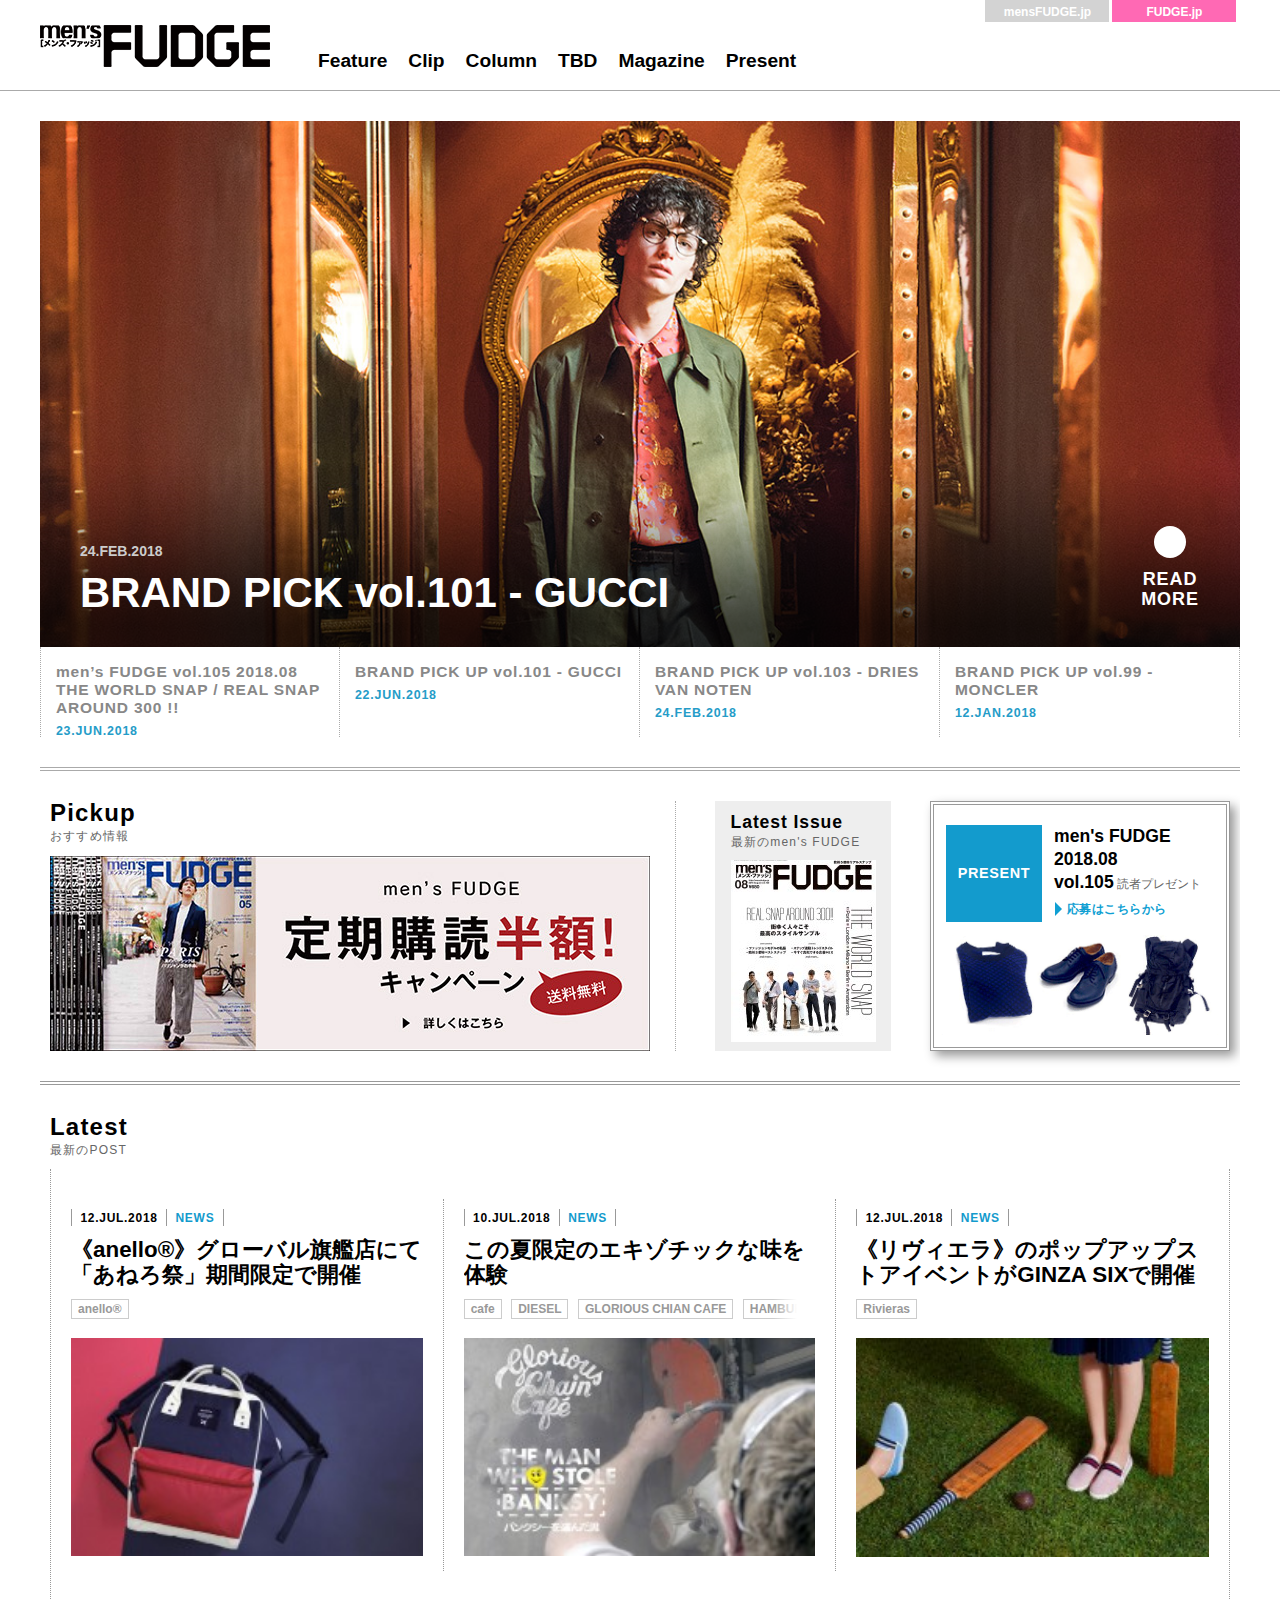
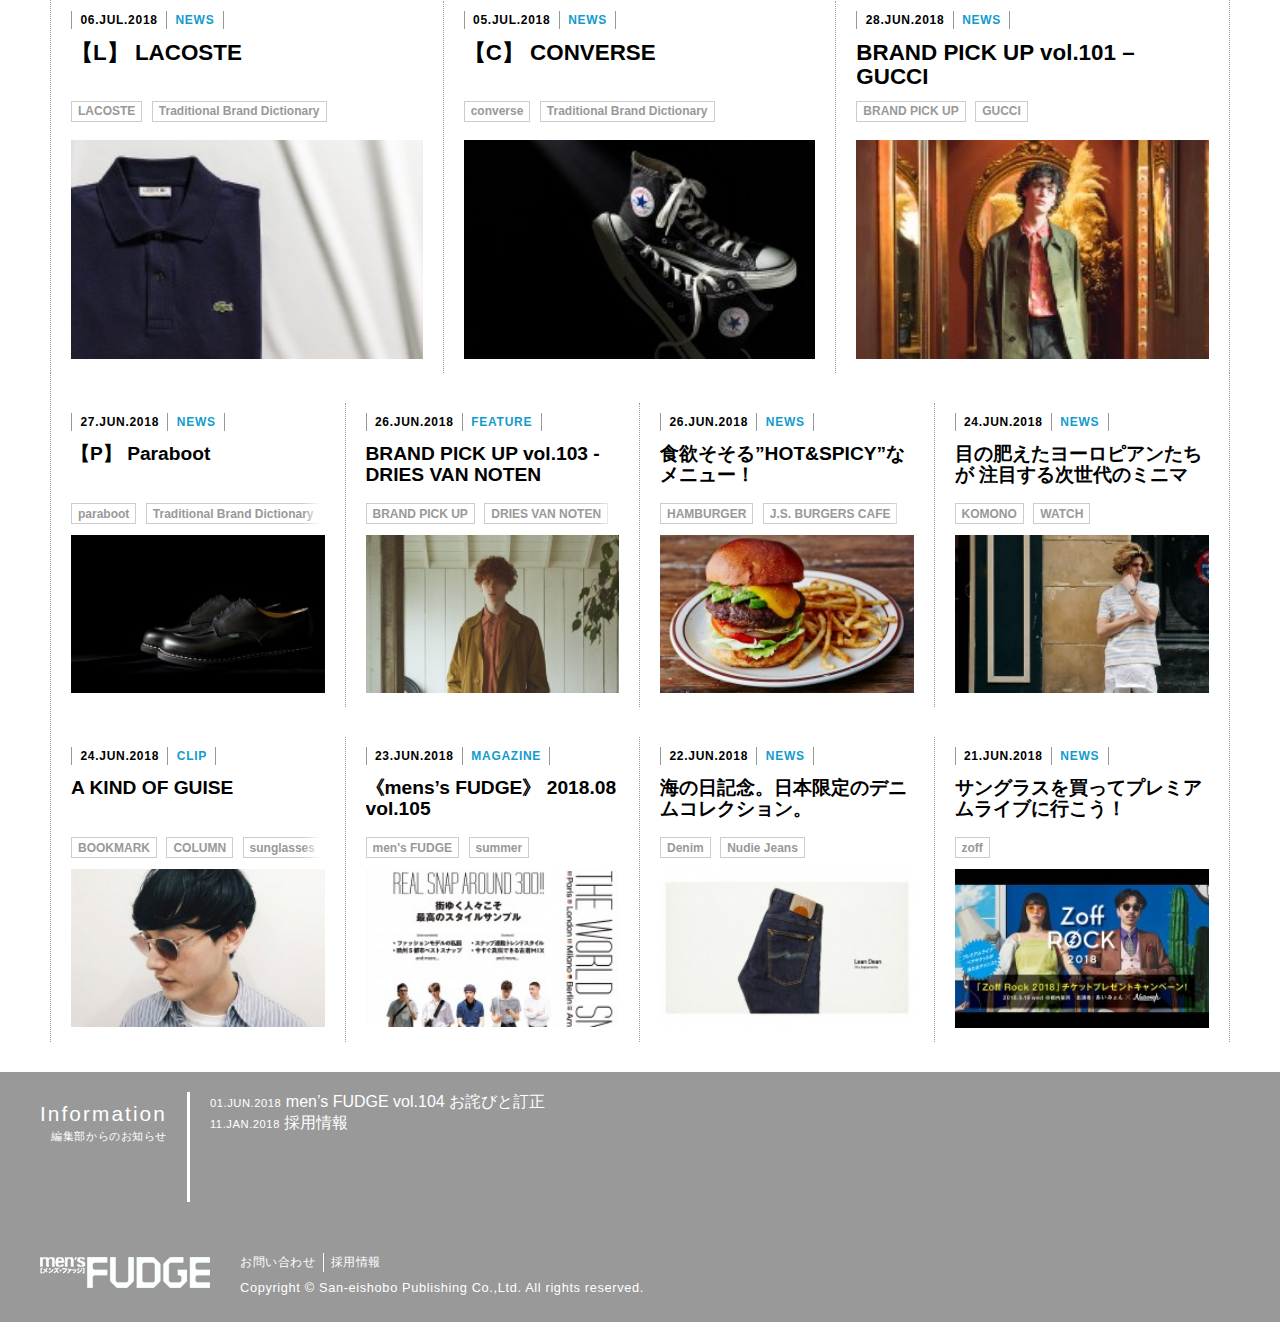
<file: index.html>
<!DOCTYPE html>
<html>
<head>
    <meta charset="utf-8" />
    <meta http-equiv="X-UA-Compatible" content="IE=edge">
    <title>men's FUDGE</title>
    <meta name="viewport" content="width=device-width, initial-scale=1">
    <link rel="stylesheet" type="text/css" href="http://mensfudge.jp/wp-content/themes/mensfudge-wp-theme/stylesheets/normalize.css">
    <link rel="stylesheet" type="text/css" media="screen" href="mensfudge.css">
    <link rel="stylesheet" href="https://use.fontawesome.com/releases/v5.1.1/css/all.css" integrity="sha384-O8whS3fhG2OnA5Kas0Y9l3cfpmYjapjI0E4theH4iuMD+pLhbf6JI0jIMfYcK3yZ" crossorigin="anonymous">
</head>
<script>
    function openSlidemenu(){
        document.getElementById("side-menu").style.width="200px";
    }

    function closeSlidemenu(){
        document.getElementById("side-menu").style.width="0px";
    }
</script>
<body>
    <header>
        <div class="trueheader">
            <div id="logo">
                <a class="logolink" href="http://mensfudge.jp/"><img src="images/logo.png"></a>
            </div>
            <span class="open-slide">
                <a href="#" onclick="openSlidemenu()" >
                    <i class="fa fa-bars" aria-hidden="true"></i>
                </a>
            </span>
            <div id="side-menu" class="side-nav">
                <a href="#" class="btn-close" onclick="closeSlidemenu()" >&times;</a>
                <a href="collection.html">Feature</a>
                <a href="article.html">Clip</a>
                <a href="#">Column</a>
                <a href="#">Magazine</a>
                <a href="#">TBD</a>
                <a href="#">Present</a>
            </div>
            <div class="navbar">
                <ul>
                    <li> <a href="collection.html">Feature</a> </li>
                    <li> <a href="article.html">Clip</a> </li>
                    <li> <a href="http://mensfudge.jp/tag/column">Column</a> </li>
                    <li><a href="http://mensfudge.jp/tag/traditional-brand-dictionary">TBD</a></li>
                    <li><a href="http://mensfudge.jp/magazine">Magazine</a></li>
                    <li><a href="http://mensfudge.jp/present">Present</a></li>
                </ul>
            </div>
            <div class="switch">

                <div class="fudge">
                    <a href="fudge.jp">FUDGE.jp</a> 
                </div>
                <div class="mensfudge">
                    <a href="mensfudge.html">mensFUDGE.jp</a>
                </div>
            </div>
            <div class="social">
                <ul class="socialicon">
                    <li><a href="twitter.com/mensfudge"><i class="fab fa-twitter"></i></a> </li>
                    <li><a href="www.facebook.com/Mensfudge"><i class="fab fa-facebook-square"></i></a> </li>
                    <li><a href="instagram.com/mensfudge/"><i class="fab fa-instagram"></i></a> </li>
                </ul>
            </div>
        </div>
    </header>
    <div class="main">
        <div class="content">

            <div class="featured_post">
                <div class="inner_featured_post">
                    <div class="slider">
                        <div class="slider_pic">
                            <a href="#"><img src="images/vol105.png">
                                <div class="slider_text">
                                    <div class="inner_slider_text">
                                        <div class="date">24.FEB.2018</div>
                                        <div class="slider_text_title">BRAND PICK vol.101 - GUCCI</div>
                                        <div class="read_more"><i class="fa fa-play-circle"></i>READ MORE </div>
                                    </div>
                                </div> </a>
                        </div>
                        
                    </div>
                    <div class="slider_menu">
                        <ul>
                            <li><a href="http://mensfudge.jp/magazine/%E3%80%8Amens-fudge%E3%80%8B-2018-08-vol-105">
                           <p> men’s FUDGE vol.105 2018.08</br>
                            THE WORLD SNAP / REAL SNAP AROUND 300 !!<br>
                            <span class="date">23.JUN.2018</span></p>
                             </a> </li><li><a href="http://mensfudge.jp/magazine/%E3%80%8Amens-fudge%E3%80%8B-2018-08-vol-105">
                            <p>BRAND PICK UP vol.101 - GUCCI<br>
                            <span class="date">22.JUN.2018</span></p></a>
                            </li><li><a href="http://mensfudge.jp/magazine/%E3%80%8Amens-fudge%E3%80%8B-2018-08-vol-105">
                            <p>BRAND PICK UP vol.103 - DRIES VAN NOTEN<br>
                            <span class="date">24.FEB.2018</span></p></a>
                         </li><li><a href="http://mensfudge.jp/magazine/%E3%80%8Amens-fudge%E3%80%8B-2018-08-vol-105">
                            <P>BRAND PICK UP vol.99 - MONCLER<br>
                            <span class="date">12.JAN.2018</span></P></a></li><!--li标签连着写 去掉缝隙-->
                         </ul>
                    </div>
                </div>
            </div>

            <div class="pickup">
                <div class="inner_pickup">
                    <div class="pickup_head">
                        <h4>Pickup</h4>
                        <span>おすすめ情報</span>
                    </div>
                    <div class="pick-wrapper">
                        <div class="order_mensfudge">
                            <a href="https://www.fujisan.co.jp/product/1281687544/campaign/mensfudge2/ap-pub-web-mensfudge">
                            <img src="images/mf_banner_W600H195.jpg">   </a>
                        </div>
                        <div class="issue" >
                            <a href="http://mensfudge.jp/magazine/%e3%80%8amens-fudge%e3%80%8b-2018-08-vol-105">
                                <div class="latest_issue">
                                    <div class="title">
                                        <h5>Latest Issue</h5>
                                        <span>最新のmen's FUDGE</span>
                                    </div>
                                    <img src="images/mensfudge2018_08_105-145x182.jpg">
                                    <i class="fa fa-play-circle"></i>
                                </div>    
                            </a>
                        </div>
                        <div class="bnr_general" >
                            <a href="https://fudge.formstack.com/forms/mens_fudge_201808_vol105_present">
                            <div class="title">
                                <span>PRESENT</span>
                            </div>
                            <div class="text">
                                <h5>
                                    men's FUDGE<br>
                                    2018.08<br>
                                    vol.105<span>&nbsp;読者プレゼント</span><br>
                                    <div class="setArrow"></div> 
                                    <div class="present105"> 応募はこちらから</div>
                                </h5>
                            </div>
                            <img src="images/mf_present_img.png">
                            </a>
                        </div>
                    </div>
                </div>
            </div>
            
            <div class="latest">
                <div class="inner_latest" >
                    <div class="latest_head">
                        <h4>Latest</h4>
                        <span>最新のPOST</span>
                    </div>
                <div class="wrapper">
                    <div class="News">  
                        <a href="http://mensfudge.jp/article/anello" class="latest_news">
                            <ul class="date_news">
                                <li class="date">12.JUL.2018</li>
                                <li class="news">NEWS</li>
                            </ul>
                            <div class="news_title" >《anello®》グローバル旗艦店にて「あねろ祭」期間限定で開催</div>
                            <div class="news_pic"><img src="images/a1.jpg"></div>
                        </a>
                        <ul class="tag">
                            <li><a href="http://mensfudge.jp/tag/anello"> anello&reg;</a></li>
                        </ul>
                    </div>
                    <div class="News">
                        <a href="http://mensfudge.jp/article/%e3%81%93%e3%81%ae%e5%a4%8f%e9%99%90%e5%ae%9a%e3%81%ae%e3%82%a8%e3%82%ad%e3%82%be%e3%83%81%e3%83%83%e3%82%af%e3%81%aa%e5%91%b3%e3%82%92%e4%bd%93%e9%a8%93" class="latest_news">
                            <ul class="date_news" >
                                <li class="date">10.JUL.2018</li>
                                <li class="news">NEWS</li>
                            </ul>
                            <div class="news_title" >この夏限定のエキゾチックな味を体験</div>
                            
                            <div class="news_pic"><img src="images/a2.jpg"></div>
                        </a>
                        <ul class="tag">
                            <li> <a href="http://mensfudge.jp/tag/cafe">cafe</a> </li>
                            <li><a href="http://mensfudge.jp/tag/cafe">DIESEL</a></li>
                            <li><a href="http://mensfudge.jp/tag/cafe">GLORIOUS CHIAN CAFE</a></li>
                            <li><a href="http://mensfudge.jp/tag/cafe">HAMBURGER</a></li>
                        </ul>
                    </div>
                    <div class="News">
                        <a href="http://mensfudge.jp/article/%e3%80%8a%e3%83%aa%e3%82%a6%e3%82%99%e3%82%a3%e3%82%a8%e3%83%a9%e3%80%8b%e3%81%ae%e3%83%9b%e3%82%9a%e3%83%83%e3%83%95%e3%82%9a%e3%82%a2%e3%83%83%e3%83%95%e3%82%9a%e3%82%b9%e3%83%88%e3%82%a2%e3%82%a4" class="latest_news">
                            <ul class="date_news">
                                    <li class="date">12.JUL.2018</li>
                                    <li class="news">NEWS</li>
                                </ul>
                            <div class="news_title" >《リヴィエラ》のポップアップストアイベントがGINZA SIXで開催中！</div>
                            
                            <div class="news_pic"><img src="images/a3.jpg"></div>
                        </a>
                        <ul class="tag">
                            <li>Rivieras</li>
                        </ul>
                    </div>
                    <div class="News">
                        <a href="http://mensfudge.jp/article/%e3%80%8a%e3%83%aa%e3%82%a6%e3%82%99%e3%82%a3%e3%82%a8%e3%83%a9%e3%80%8b%e3%81%ae%e3%83%9b%e3%82%9a%e3%83%83%e3%83%95%e3%82%9a%e3%82%a2%e3%83%83%e3%83%95%e3%82%9a%e3%82%b9%e3%83%88%e3%82%a2%e3%82%a4" class="latest_news">
                            <ul class="date_news">
                                    <li class="date">06.JUL.2018</li>
                                    <li class="news">NEWS</li>
                                </ul>
                            <div class="news_title" >【L】 LACOSTE</div>
                            
                            <div class="news_pic"><img src="images/a4.jpg"></div>
                        </a>
                        <ul class="tag">
                            <li>LACOSTE</li>
                            <li>Traditional Brand Dictionary</li>
                        </ul>
                    </div>
                    <div class="News">
                        <a href="http://mensfudge.jp/article/%e3%80%8a%e3%83%aa%e3%82%a6%e3%82%99%e3%82%a3%e3%82%a8%e3%83%a9%e3%80%8b%e3%81%ae%e3%83%9b%e3%82%9a%e3%83%83%e3%83%95%e3%82%9a%e3%82%a2%e3%83%83%e3%83%95%e3%82%9a%e3%82%b9%e3%83%88%e3%82%a2%e3%82%a4" class="latest_news">
                            <ul class="date_news">
                                    <li class="date">05.JUL.2018</li>
                                    <li class="news">NEWS</li>
                                </ul>
                            <div class="news_title" >【C】 CONVERSE</div>
                            
                            <div class="news_pic"><img src="images/a5.jpg"></div>
                        </a>
                        <ul class="tag">
                            <li>converse</li>
                            <li>Traditional Brand Dictionary</li>
                        </ul>
                    </div>
                    <div class="News">
                        <a href="http://mensfudge.jp/article/%e3%80%8a%e3%83%aa%e3%82%a6%e3%82%99%e3%82%a3%e3%82%a8%e3%83%a9%e3%80%8b%e3%81%ae%e3%83%9b%e3%82%9a%e3%83%83%e3%83%95%e3%82%9a%e3%82%a2%e3%83%83%e3%83%95%e3%82%9a%e3%82%b9%e3%83%88%e3%82%a2%e3%82%a4" class="latest_news">
                            <ul class="date_news">
                                    <li class="date">28.JUN.2018</li>
                                    <li class="news">NEWS</li>
                                </ul>
                            <div class="news_title" >BRAND PICK UP vol.101 – GUCCI</div>
                            
                            <div class="news_pic"><img src="images/a6.jpg"></div>
                        </a>
                        <ul class="tag">
                            <li>BRAND PICK UP</li>
                            <li>GUCCI</li>
                        </ul>
                    </div>
                </div>
                <div class="s-wrapper">
                        <div class="s_News">
                            <a href="http://mensfudge.jp/article/%e3%80%8a%e3%83%aa%e3%82%a6%e3%82%99%e3%82%a3%e3%82%a8%e3%83%a9%e3%80%8b%e3%81%ae%e3%83%9b%e3%82%9a%e3%83%83%e3%83%95%e3%82%9a%e3%82%a2%e3%83%83%e3%83%95%e3%82%9a%e3%82%b9%e3%83%88%e3%82%a2%e3%82%a4" class="latest_news">
                                <ul class="date_news">
                                        <li class="date">27.JUN.2018</li>
                                        <li class="news">NEWS</li>
                                    </ul>
                                <div class="news_title" >【P】 Paraboot</div>
                                
                                <div class="news_pic"><img src="images/a7.jpg"></div>
                            </a>
                            <ul class="tag">
                                <li>paraboot</li>
                                <li>Traditional Brand Dictionary</li>
                            </ul>
                        </div>
                        <div class="s_News">
                            <a href="http://mensfudge.jp/article/%e3%80%8a%e3%83%aa%e3%82%a6%e3%82%99%e3%82%a3%e3%82%a8%e3%83%a9%e3%80%8b%e3%81%ae%e3%83%9b%e3%82%9a%e3%83%83%e3%83%95%e3%82%9a%e3%82%a2%e3%83%83%e3%83%95%e3%82%9a%e3%82%b9%e3%83%88%e3%82%a2%e3%82%a4" class="latest_news">
                                <ul class="date_news">
                                        <li class="date">26.JUN.2018</li>
                                        <li class="news">FEATURE</li>
                                    </ul>
                                <div class="news_title" >BRAND PICK UP vol.103 - DRIES VAN NOTEN</div>
                                
                                <div class="news_pic"><img src="images/a8.jpg"></div>
                            </a>
                            <ul class="tag">
                                <li>BRAND PICK UP</li>
                                <li>DRIES VAN NOTEN</li>
                            </ul>
                        </div>
                        <div class="s_News">
                            <a href="http://mensfudge.jp/article/%e3%80%8a%e3%83%aa%e3%82%a6%e3%82%99%e3%82%a3%e3%82%a8%e3%83%a9%e3%80%8b%e3%81%ae%e3%83%9b%e3%82%9a%e3%83%83%e3%83%95%e3%82%9a%e3%82%a2%e3%83%83%e3%83%95%e3%82%9a%e3%82%b9%e3%83%88%e3%82%a2%e3%82%a4" class="latest_news">
                                <ul class="date_news">
                                        <li class="date">26.JUN.2018</li>
                                        <li class="news">NEWS</li>
                                    </ul>
                                <div class="news_title" >食欲そそる”HOT&SPICY”なメニュー！</div>
                                
                                <div class="news_pic"><img src="images/a9.jpg"></div>
                            </a>
                            <ul class="tag">
                                <li>HAMBURGER</li>
                                <LI>J.S. BURGERS CAFE</LI>
                            </ul>
                        </div>
                        <div class="s_News">
                            <a href="http://mensfudge.jp/article/%e3%80%8a%e3%83%aa%e3%82%a6%e3%82%99%e3%82%a3%e3%82%a8%e3%83%a9%e3%80%8b%e3%81%ae%e3%83%9b%e3%82%9a%e3%83%83%e3%83%95%e3%82%9a%e3%82%a2%e3%83%83%e3%83%95%e3%82%9a%e3%82%b9%e3%83%88%e3%82%a2%e3%82%a4" class="latest_news">
                                <ul class="date_news">
                                        <li class="date">24.JUN.2018</li>
                                        <li class="news">NEWS</li>
                                    </ul>
                                <div class="news_title" >目の肥えたヨーロピアンたちが 注目する次世代のミニマ</div>
                                
                                <div class="news_pic"><img src="images/a10.jpg"></div>
                            </a>
                            <ul class="tag">
                                <li>KOMONO</li>
                                <li>WATCH</li>
                            </ul>
                        </div>
                        <div class="s_News">
                            <a href="http://mensfudge.jp/article/%e3%80%8a%e3%83%aa%e3%82%a6%e3%82%99%e3%82%a3%e3%82%a8%e3%83%a9%e3%80%8b%e3%81%ae%e3%83%9b%e3%82%9a%e3%83%83%e3%83%95%e3%82%9a%e3%82%a2%e3%83%83%e3%83%95%e3%82%9a%e3%82%b9%e3%83%88%e3%82%a2%e3%82%a4" class="latest_news">
                                <ul class="date_news">
                                        <li class="date">24.JUN.2018</li>
                                        <li class="news">CLIP</li>
                                    </ul>
                                <div class="news_title" >A KIND OF GUISE</div>
                                
                                <div class="news_pic"><img src="images/a11.jpg"></div>
                            </a>
                            <ul class="tag">
                                <li>BOOKMARK</li>
                                <li>COLUMN</li>
                                <li>sunglasses</li>
                            </ul>
                        </div>
                        <div class="s_News">
                            <a href="http://mensfudge.jp/article/%e3%80%8a%e3%83%aa%e3%82%a6%e3%82%99%e3%82%a3%e3%82%a8%e3%83%a9%e3%80%8b%e3%81%ae%e3%83%9b%e3%82%9a%e3%83%83%e3%83%95%e3%82%9a%e3%82%a2%e3%83%83%e3%83%95%e3%82%9a%e3%82%b9%e3%83%88%e3%82%a2%e3%82%a4" class="latest_news">
                                <ul class="date_news">
                                        <li class="date">23.JUN.2018</li>
                                        <li class="news">MAGAZINE</li>
                                    </ul>
                                <div class="news_title" >《mens’s FUDGE》 2018.08 vol.105</div>
                                
                                <div class="news_pic"><img src="images/a12.jpg"></div>
                            </a>
                            <ul class="tag">
                                <li>men's FUDGE</li>
                                <li>summer</li>
                            </ul>
                        </div>
                        <div class="s_News">
                            <a href="http://mensfudge.jp/article/%e3%80%8a%e3%83%aa%e3%82%a6%e3%82%99%e3%82%a3%e3%82%a8%e3%83%a9%e3%80%8b%e3%81%ae%e3%83%9b%e3%82%9a%e3%83%83%e3%83%95%e3%82%9a%e3%82%a2%e3%83%83%e3%83%95%e3%82%9a%e3%82%b9%e3%83%88%e3%82%a2%e3%82%a4" class="latest_news">
                                <ul class="date_news">
                                        <li class="date">22.JUN.2018</li>
                                        <li class="news">NEWS</li>
                                    </ul>
                                <div class="news_title" >海の日記念。日本限定のデニムコレクション。</div>
                                
                                <div class="news_pic"><img src="images/a13.jpg"></div>
                            </a>
                            <ul class="tag">
                                <li>Denim</li>
                                <li>Nudie Jeans</li>
                            </ul>
                        </div>
                        <div class="s_News">
                            <a href="http://mensfudge.jp/article/%e3%80%8a%e3%83%aa%e3%82%a6%e3%82%99%e3%82%a3%e3%82%a8%e3%83%a9%e3%80%8b%e3%81%ae%e3%83%9b%e3%82%9a%e3%83%83%e3%83%95%e3%82%9a%e3%82%a2%e3%83%83%e3%83%95%e3%82%9a%e3%82%b9%e3%83%88%e3%82%a2%e3%82%a4" class="latest_news">
                                <ul class="date_news">
                                        <li class="date">21.JUN.2018</li>
                                        <li class="news">NEWS</li>
                                    </ul>
                                <div class="news_title" >サングラスを買ってプレミアムライブに行こう！</div>
                                
                                <div class="news_pic"><img src="images/a14.jpg"></div>
                            </a>
                            <ul class="tag">
                                <li>zoff</li>
                                
                            </ul>
                        </div>
                 </div>
                
                                
              
            </div>

        </div>
     </div>
    </div>
    <footer>
        <div class="inner_footer">
            <div class="information">
                <div class="information_text">
                    <h5>Information</h5>
                    <span>編集部からのお知らせ</span>
                </div>
                <ul class="schedule">
                    <li><a href="http://mensfudge.jp/from_fudge/mens-fudge-vol-104-%e3%81%8a%e8%a9%ab%e3%81%b3%e3%81%a8%e8%a8%82%e6%ad%a3">
                            <span class="date">01.JUN.2018</span> 
                            men’s FUDGE vol.104 お詫びと訂正  </a>  </li>
                    <li><a href="http://mensfudge.jp/from_fudge/%e6%8e%a1%e7%94%a8%e6%83%85%e5%a0%b1">
                        <span class="date">11.JAN.2018</span> 
                            採用情報   </a> </li>
                </ul>
                
            </div>
            <div class="copyright">
                    <div class="copyright_logo">
                        <a href="mensfudge.html">
                            <img src="images/footer_logo.png" alt="mensfudge">
                        </a>
                    </div>
                  
                    <div class="contact">
                         <ul>
                            <li><a href="http://www.sun-a.com/contact/">お問い合わせ</a> </li>
                            <li><a href="http://mensfudge.jp/from_fudge/%E6%8E%A1%E7%94%A8%E6%83%85%E5%A0%B1">採用情報</a></li>
                        </ul>
                    </div>
                    <div class="copyright_info">
                        Copyright © San-eishobo Publishing Co.,Ltd. All rights reserved.
                    </div>
            </div>
        </div>
    </footer>
    
</body>
</html>
</file>
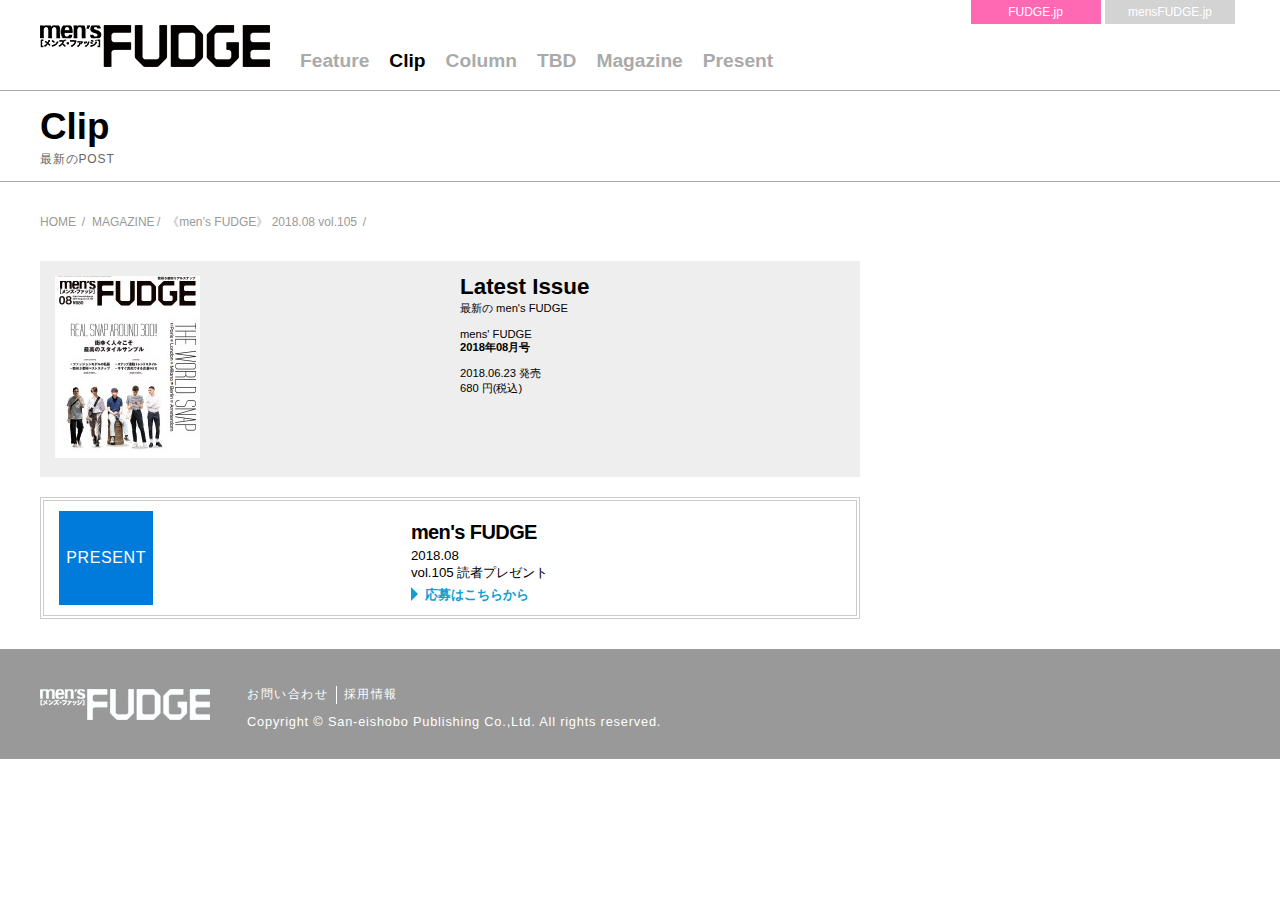
<file: mens-fudge-2018-vol105.html>
<!DOCTYPE html>
<html lang="en">
<head>
    <meta charset="UTF-8">
    <meta name="viewport" content="width=device-width, initial-scale=1.0">
    <meta http-equiv="X-UA-Compatible" content="ie=edge">
    <link rel="stylesheet" type="text/css" href="http://mensfudge.jp/wp-content/themes/mensfudge-wp-theme/stylesheets/normalize.css">
    <link rel="stylesheet" type="text/css" media="screen" href="collection.css">
    <link rel="stylesheet" type="text/css" media="screen" href="article.css">
    <link rel="stylesheet" href="https://use.fontawesome.com/releases/v5.1.1/css/all.css" integrity="sha384-O8whS3fhG2OnA5Kas0Y9l3cfpmYjapjI0E4theH4iuMD+pLhbf6JI0jIMfYcK3yZ" crossorigin="anonymous">
    <title>mens's FUDGE</title>
    <script>
            function openSlidemenu(){
                document.getElementById("side-menu").style.width="200px";
            }
        
            function closeSlidemenu(){
                document.getElementById("side-menu").style.width="0px";
            }
    </script>
</head>
<body>
    <header>
        <div class="container">
          <div id="logo">
              <a href="http://mensfudge.jp">
                <img src="images/logo.png"></a>
          </div>
         <ul class="navbar-nav">
                  <li><a href="collection.html">Feature</a></li>
                  <li  class="selected"><a href="article.html">Clip</a></li>
                  <li><a href="http://mensfudge.jp/collection">Column</a></li>
                  <li><a href="http://mensfudge.jp/collection">TBD</a></li>
                  <li><a href="http://mensfudge.jp/collection">Magazine</a></li>
                  <li><a href="http://mensfudge.jp/collection">Present</a></li>
         </ul>
          
          <div id="switch">
              <a class="to-fudge" href="http://fudge.jp">FUDGE.jp</a>
              <a class="to-mensfudge" href="http://mensfudge.jp" >mensFUDGE.jp</a>
          </div>
          
              <ul class="social">
                    <li><a href="twitter.com/mensfudge"><i class="fab fa-twitter"></i></a> </li>
                    <li><a href="www.facebook.com/Mensfudge"><i class="fab fa-facebook-square"></i></a> </li>
                    <li><a href="instagram.com/mensfudge/"><i class="fab fa-instagram"></i></a> </li>
              </ul>
              <span class="open-slide">
                    <a href="#" onclick="openSlidemenu()" >
                        <i class="fa fa-bars" aria-hidden="true"></i>
                    </a>
                </span>
                <div id="side-menu" class="side-nav">
                    <a href="#" class="btn-close" onclick="closeSlidemenu()" >&times;</a>
                    <a href="collection.html">Feature</a>
                    <a href="article.html">Clip</a>
                    <a href="#">Column</a>
                    <a href="#">Magazine</a>
                    <a href="#">TBD</a>
                    <a href="#">Present</a>
                </div>
        </div>

    </header>
    <div id="second-header">
            <div class="container">
            <h2>Clip</h2>
            <span>最新のPOST</span>
            </div>
    </div>
    <main>
        <div class="content">
            <ul class="small-navbar">
                <li><a href="index.html">HOME</a> </li>
                <li><a href="collection.html">MAGAZINE</a></li>
                <li><a href="#">《men’s FUDGE》 2018.08 vol.105 </a></li>
            </ul>
            <div class="wrapper">

                <div class="aside">
                    <div class="issue">
                        <a href="http://mensfudge.jp/magazine/%e3%80%8amens-fudge%e3%80%8b-2018-08-vol-105">
                            <div class="image"><img src="images/mensfudge2018_08_105-145x182.jpg">
                            </div>
                            <div class="Text">
                                    <h4>Latest Issue</h4>
                                    <span class='text'>最新の men's FUDGE</span>
                                    <p>mens' FUDGE<br>
                                    <span class="month">2018年08月号</span>
                                    </p>
                                    <p>2018.06.23 発売<br>
                                        680 円(税込)
                                    </p>
                                    <i class="fa fa-play-circle"></i>
                            </div>
                            
                        </a>
                    </div>
                    <div class="pr-fudge">
                        <a href="https://fudge.formstack.com/forms/mens_fudge_201808_vol105_present">
                            <div class="present">
                                PRESENT
                            </div>
                            <div class="reader-info">
                                    <h4>men's FUDGE</h4>
                                    <span class="release">2018.08<br>
                                        vol.105 読者プレゼント
                                    </span>
                                    <span class="enlist">応募はこちらから</span> 
                            </div>   
                        </a>
                    </div>
                </div>
            </div>
          
        </div>
    </main>
    <footer>
        <div class="container">
            <div class="footer-logo">
                <a href="index.html">
                    <img src="images/footer_logo.png">
                </a>
            </div>
            <ul class="contact">
                <li><a href="http://www.sun-a.com/contact/">お問い合わせ</a></li><li><a href="http://mensfudge.jp/from_fudge/%E6%8E%A1%E7%94%A8%E6%83%85%E5%A0%B1">採用情報</a></li>
            </ul>
            <div class="copyright">
                Copyright © San-eishobo Publishing Co.,Ltd. All rights reserved.
            </div>
        </div>
    </footer>
</body>
</html>
</file>
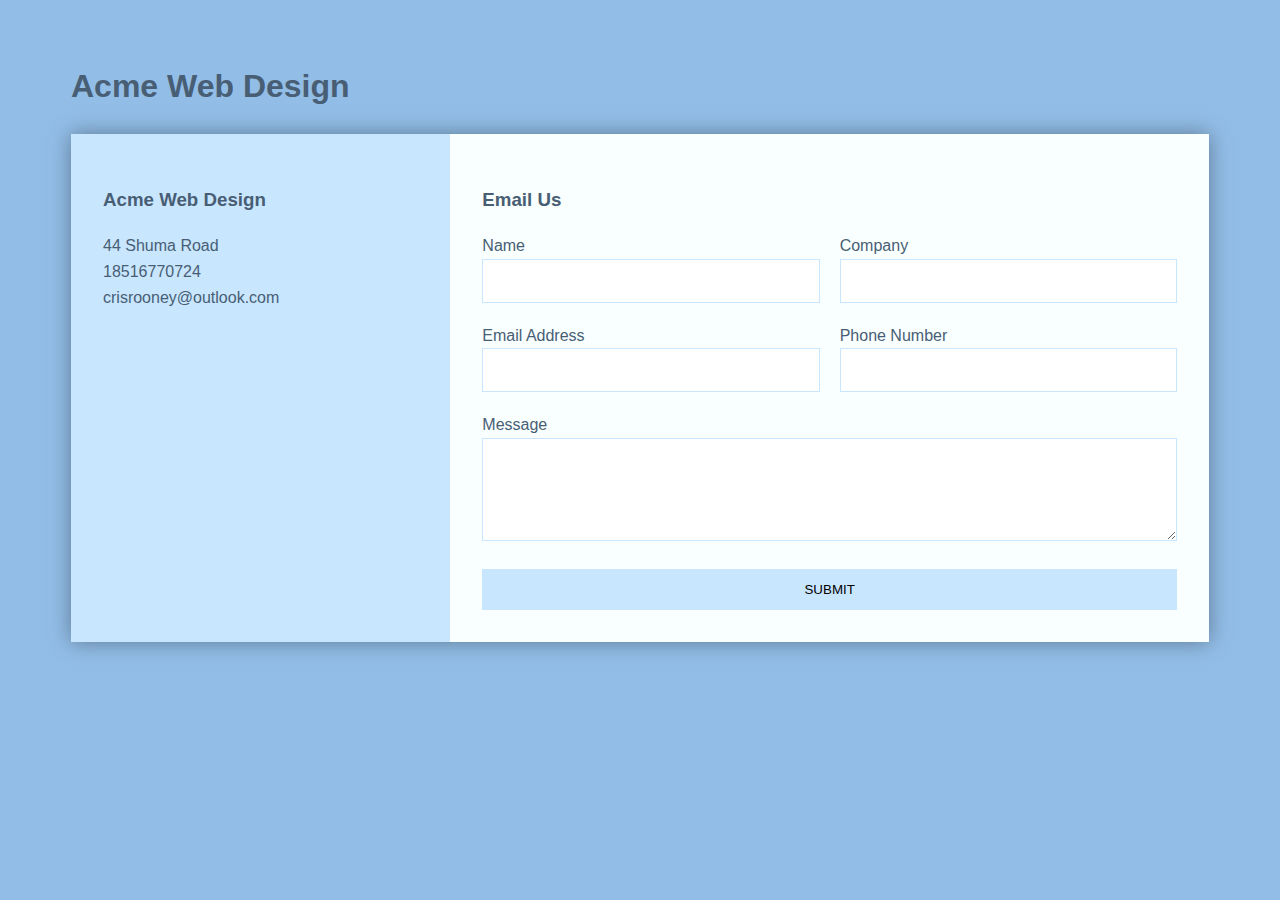
<file: responsive _contact_form.html>
<!DOCTYPE html>
<html lang="en">
<head>
    <meta charset="UTF-8">
    <meta name="viewport" content="width=device-width, initial-scale=1.0">
    <meta http-equiv="X-UA-Compatible" content="ie=edge">
    <title>Acme Web Design</title>
    <link rel="stylesheet" href="https://cdnjs.cloudflare.com/ajax/libs/animate.css/3.7.0/animate.css" />
    <link rel="stylesheet" href="responsive_contact_form.css">
</head>
<body>
    <div class="container">
        <h1 class="brand">Acme Web Design</h1>
        <div class="wrapper animated  bounceInRight ">
            <div class="company-info">
                <h3>Acme Web Design</h3>
                <ul>
                    <li>44 Shuma Road </li>
                    <li>18516770724</li>
                    <li>crisrooney@outlook.com</li>
                </ul>
            </div>
            <div class="contact">
                <h3>Email Us</h3>
                <form >
                    <p>
                        <label >Name</label>
                        <input type="text" name="name">
                    </p>
                  
                    <p>
                        <label >Company</label>
                        <input type="text" name="company">
                    </p>
                    <p>
                        <label >Email Address</label>
                        <input type="text" name="email">
                    </p>
                    <p>
                        <label >Phone Number</label>
                        <input type="text" name="phone">
                    </p>
                    <p class="full">
                        <label>Message</label>
                        <textarea name="message" rows="5"></textarea>
                    </p>
                    <p class="full">
                        <button>Submit</button>
                    </p>
                </form>
            </div>
        </div>
    </div>
    
</body>
</html>
</file>
<file: mensfudge.css>
html{
    font-family: 'Gill Sans', 'Gill Sans MT', 'Trebuchet MS', sans-serif;
}
body{
    margin: 0;
}
a{
    text-decoration: none;
}
ul{margin: 0;padding: 0;}
li{
    list-style: none;
}
header{
    border-bottom: 1px solid #aaaaaa;
}

.trueheader{
    position: relative;
    width: 1200px;
    height: 90px;
    margin: 0px auto;
}

#logo{
    width: 250px;
    padding-top:25px;

}

header .navbar{
    position: absolute;
    top: 50px;
   left: 270px;
   
}


.navbar ul li,.social ul li{
    font-size: 1.2rem;
    font-weight: bold;
    list-style-type: none;
    float: left;
    padding-right: 5px;
}
.navbar ul li a,.social ul li a{
    color: black;
    padding: 5px 8px;
}
.navbar ul li a:hover,.social ul li:hover{
    color: #999;
}

.switch{
    height: 50px;
    width: 300px;
    
    position: absolute;
    top:0px;
    right: 0.3%;
}

.switch a, .switch a:hover{
    text-decoration: none;
    color: white;
    font-size: 12px;
    font-weight: bold;
    }


header .switch .fudge{
        background-color:hotpink;
        width:120px;
        padding: 2px;
        text-align: center;
        float: right;
        margin-right: 0px;
    
    }
    
header .switch .mensfudge{
        background-color:lightgrey;
        width: 120px;
        padding:2px;
        text-align: center;
        float: right;
        margin-right: 3px;
}

.social{
    position: absolute;
    top: 50px;
    right: 0.1%;
}

.socialicon li{
    padding: 2px;
 
    margin-left:3px;
}

.main{
    
    margin: 0 auto;
    width: 1200px;
    float: none;
}



.featured_post{
    
    padding: 30px 0px;
   
}


.slider{
    position: relative;
    overflow: hidden;
}

.slider img{
    display: block;
    width: 100%;
}

.slider_menu ul{
    list-style: none;
    display: grid;
    grid-template-columns: repeat(4,1fr);
    font-size: 12px;
}

.slider_menu ul li{
box-sizing: border-box;
height: 90px;
    
    padding: 0px;
    
    border-right: 1px dotted #aaaaaa;
}
.slider_menu ul li:first-child{
     border-left: 1px dotted #aaaaaa;
    }
.slider_menu ul li a {
    display: block;
    height: 90px;
    width: 100%;
    text-decoration: none;
}

.slider_menu ul li a:hover{
    background: url(images/mf_slider_current.png) repeat-x bottom left;
    opacity: 1;
}

.slider_menu ul li a p{
    margin: 0;
    padding: 1.0rem 0.5rem 0 0.93rem;
    font-size: 0.97rem;
    font-weight: bold;
    color: #888;
    letter-spacing: 0.05rem;
}
.slider_menu ul li a p span{
    display: block;
    padding-top: 0.5em;
    font-size: 80%;
    color: #259cc8;
    font-weight: bold;
}

.slider_text{
    position: absolute;
    bottom: 0px;
    left: 0px;
    width: 100%;
    background: url(images/mf_slider_mask.png) repeat-x top left;
    
}


.slider_text .date{
    font-size: 14px;
    color: #ccc;
    font-weight: bold;
}

.inner_slider_text{
    position: relative;
    margin: 95px 40px 30px 40px;
   
}
.slider_text_title{
    margin: 10px 60px 10px 0;
    color: white;
    font-size: 2.62rem;
    font-weight: bold;
}

.read_more{
    display: block;
    width: 60px;
    text-align: center;
    font-size: 18px;
    font-weight: bold;
    line-height: 1.1;
    position: absolute;
    bottom: 10%;
    right: 0;
    color: white;
    letter-spacing: 0.05em;

}
.read_more i{
    display: inline-block;
    width: 2rem;
    height: 2rem;
    background-color: white;
    border-radius: 0.5em;
    color: #139bcd;/*换图标颜色 */
    font-size: 2rem;/*换图标大小 */
    margin-bottom: 8px;
}

.pickup{
    
    border-top: 4px double #aaaaaa;
    padding: 30px 0;
    
    overflow: auto;
}

.inner_pickup{
    
    padding:0px 10px;
    position: relative;
 
}

.pickup_head{
    position: absolute;
    top: 0;
    left: 10px;
}

.pickup_head h4,.latest_issue h5,.bnr_general .text h5,.latest_head h4{
    color: black;
    font-size: 1.5rem;
    font-weight: bold;
    line-height: 1;
    margin: 0;
    letter-spacing: 0.05em;
}

.pickup_head span,.latest_issue span,.bnr_general .text h5 span, .latest_head span{
    display: block;
    margin-top: 0.2em;
    letter-spacing: 0.1em;
    color: #666;
    font-size: 12px;
}



.order_mensfudge{
    padding-top: 55px;
    padding-right: 25px;
    border-right: 1px dotted #aaaaaa;
    width: 600px;
    height: 195px;
}

.order_mensfudge img{
    width:100%;
}

.issue{
    width: 10.95rem;
    height: 15.6rem;
    
    background-color: #eee;
}

.issue .title{
    text-align: left;
    padding: 0.8rem 0 0 0.95rem;
    margin-bottom: 0.55rem;
}
.latest_issue h5{
    font-size: 1.1rem;
}

.issue a{
    position: relative;
    display: block;
    
    text-align: center;
}

.issue i{
    position: absolute;
    top:18px;
    right: 16px;
}

.bnr_general a{
    display: block;
    box-sizing: border-box;
    height: 15.6rem;
    padding: 0;
    border: 4px double #999;
}

.bnr_general{
    display: block;
    width: 18.75rem;
    height: 15.6rem;
    box-shadow: 5px 5px 10px #999;
    
}

.bnr_general .title{
    float: left;
    padding: 1px;
    color: white;
    background-color: #139bcd;
    font-weight: bold;
    font-size: 0.9rem;
    letter-spacing: 0.04rem;
    text-align: center;
    width: 5.9rem;
    height: 5.9rem;
    line-height: 5.9rem;
    margin: 1.25rem 0 0.86rem 4%;
}

.bnr_general img{
    display: block;
    width: 95%;
    margin: 0 auto;
}

.bnr_general .text{
    display: block;
    width: 55%;
    margin: 1.25rem 0rem 0 7.5rem  ;
}
.bnr_general .text h5{
    font-size: 1.1rem;
    letter-spacing: 0;
    line-height: 130%;
}
.bnr_general .text h5 span{
    font-weight: normal;
    display: inline;
    letter-spacing: 0;
}

.bnr_general .text h5 .present105{
    display: inline-block;
    font-size: 70%;
    color: #0f9fd3;
    font-weight: bold;
    line-height: 1;
    letter-spacing: 0.04em;
    position: relative;
    right: 6px;
}

.setArrow{
    display: inline-block;
    position: relative;
    top: 3px;
    left: 1px;
    border-style: solid;
            border-width: 7px;
            border-color: transparent transparent transparent  #0f9fd3;
            width: 0px;
            height: 0px;

}

.pick-wrapper{
    display: flex;
    justify-content: space-between;
   
}
    


footer{
    color: white;
    height: 250px;
    background-color: #999;
    padding: 0;
   
}

.inner_footer{
    width: 1200px;
    height: 250px;
    margin: 0 auto;
    position: relative;
}

.contact ul li{
    float: left;
}

.copyright_logo{
    position: absolute;
    bottom: 30px;
}

.contact{
    position: absolute;
    left: 193px;
    bottom:50px;
}
.copyright_info{
    position: absolute;
    left: 200px;
    bottom: 27px;
    font-size: 0.8rem;
    line-height: 1;
    letter-spacing: 0.05em;
}

.contact a,.contact a:visited{
    letter-spacing: 0.05em;
    font-size: 0.75rem;
    color: white;
    text-decoration: none;
    display: block;
    padding: 1px 7px ;
    
}
.contact ul li:nth-child(1){
    border-right: 1px solid white;
}

.information h5{
    margin: 0;
    font-size: 1.3rem;
    font-weight: normal;
    letter-spacing: 0.1em;
}
.information span{
font-size: 0.7rem;
letter-spacing: 0.05em;
}

.schedule a{
    text-decoration: none;
    color: white;
    font-size: normal;
    
}
.information_text{
    margin-top: 30px;
    float: left;
    text-align: right;
}

.schedule{
    display: block;
    float: left;
    height: 110px;
    margin-left: 20px;
    margin-top: 20px;
    padding-left: 20px;
    border-left: 3px solid white;
}

.latest{
    border-top: 4px double #999;
    padding: 30px 0;
    overflow: auto;
   
}
.inner_latest{
   
    
    padding: 0 10px;
    overflow: auto;
    

    

}
.latest_head{
    margin-bottom: 10px;
    
}




.News{
    position: relative;
    box-sizing: border-box;
    border-right: 1px dotted #999;
    padding: 10px 20px;
    
    
    margin-top:30px;
}

.News:nth-child(3n){
    border-right: none;
}/*父级元素 父级元素是wrapper 的第3n个 News*/

.s_News:nth-child(4n){
    border-right: none;
}  /*父级元素的第s-wrapper个 s_News 4 8*/

.latest_news ul{
    display: inline-block;
    margin-bottom: 0.5rem;
}
.latest_news ul li{
    float: left;
    padding: 0.15em 0.7em;
    letter-spacing: 0.06em;
}

.news_title{
    display: block;
    line-height: 1.1;
    height:2.2em;
    max-height: 2.2em;
    margin: 0 0 50px;
    font-size: 1.4rem;
    color: black;
    font-weight: bold;
    overflow: hidden;
}

.s_News .news_title{
    font-size: 1.2rem;
}

a.latest_news {
   display: block;
}

.News:hover,.s_News:hover{
    background: transparent url(images/mf_bg_stripe9x9.png) top left repeat;
}

.News:hover img,.s_News:hover img{
    opacity: 0.8;
}

.News img,.s_News img{
    width: 100%;
}

.clear{
    clear: both;
}

.latest::after{
    content:".";
    height:0;
    visibility:hidden;
    display:block;
    clear:both;
 }



 .s_News{
    position: relative;
    box-sizing: border-box;
    border-right: 1px dotted #999;
    padding: 10px 20px;
    
    
  
    margin-top:30px;}

.wrapper{
    display: grid;
    grid-template-columns: 1fr 1fr 1fr;
    border-left:1px dotted #999;
    border-right:1px dotted #999;
}

.s-wrapper{
    display: grid;
    grid-template-columns: repeat(4,1fr);
    border-left:1px dotted #999;
    border-right:1px dotted #999;
}

ul.date_news{
    font-size: 12px;
    font-weight: bold;
    border-left:1px solid #999 ;
    border-right:  1px solid #999;
}


ul.date_news li.date{
    border-right: 1px solid #999;
    color: black;
    
}
ul.date_news li.news{
    color: #139bcd;
}
ul.tag{
    position: absolute;
    position: absolute;
    left: 20px;
    top: 100px;
    width: 85%;
    height: 25px;
    overflow: hidden;
    white-space: nowrap;/*不换行*/
}

ul.tag::after{ /*选一块渐变透明（不透明————半透明--全白）的区域盖住最后7%区域实现渐变*/
    content: "";
    position: absolute;
    top: 0;
    right: 0;
    width: 7%;
    height: 100%;
    display: block;
    background: linear-gradient(to right,rgba(255,255,255,0), rgba(255,255,255,0.5),#ffffff);


}
ul.tag li{
    display: inline-block;
    margin-right: 5px;
    border:1px solid #ccc;
    background: white;
    padding: 0.2em 0.5em;
    font-size: 12px;
    color: #999;
    font-weight: bold;
    }

ul.tag li a {
    text-decoration: none;
    color: #999;
}

.trueheader span.open-slide, .trueheader .side-nav{
    display: none;
}

@media(max-width:1200px){
    .trueheader span.open-slide, .trueheader .side-nav{
        display: none;
    }
    header,.main,footer{
        width: 100%;
    }
    .trueheader , .content,.inner_footer{
        width: auto;
        padding: 0 30px;
        margin: 0 auto;
    }
    .switch,.social{
        right: 35px;
    }

    .order_mensfudge{
        width: auto;
    }
}

@media(max-width:980px){
    .content{
        padding: 0 10px;
    }
.trueheader{
    height: 13vw;
}
.switch{
    display: none;
}



.trueheader #logo{
    position: absolute;
    left: 3vw;
    width: 40vw;
    top: 3vw;
    padding: 0;
}
.trueheader #logo img{
    width: 100%;
}

.slider_menu ul{
        list-style: none;
        display: grid;
        grid-template-columns: repeat(2,1fr);
}
.slider_menu ul li{
    border: 1px dotted #999;
}

.slider_menu ul li a p{
    font-size: 0.8rem;
}

.inner_slider_text{
    margin: 3rem 2vw 2.5vw 3vw;
}
.inner_slider_text .slider_text_title{
    font-size: 1.5rem;
}
.read_more{
    font-size: 0.9rem;
    bottom: 5%;
}

.navbar{
    display: none;
}

.inner_latest,.inner_pickup{
    padding: 0;
}
.wrapper,.s-wrapper{
    grid-template-columns: 1fr 1fr;
    
    border: none;

}

.order_mensfudge{
    grid-column: 1/4;
    height: auto;
    border: none;
}

.News, .s_News{
    padding: 2px 4px;
    border:none;
}

.News .news_title, .s_News .news_title{
    margin-bottom: 10px;
    font-size: 1rem;
}
.News ul.tag, .s_News ul.tag{
   display: none;
}

.News ul.date_news , .s_News ul.date_news {
    font-size: 5px;
    border: none;
    margin: 0 auto 5px auto;
 
}

.News ul.date_news li, .s_News ul.date_news li{
    letter-spacing: normal;
    padding-right: 1px;
    padding-left: 1px;
}

.trueheader span.open-slide {
    display: block;
   
}
.trueheader span.open-slide a{
    position: absolute;
    right: 0;
    display: block;
    width: 13vw;
    height: 13vw;
    line-height: 13vw;
    padding: 0;
    color: black;
    font-size: 6vw;
    text-decoration: none;
    text-align: center;
    border-left: 1px solid #999;
} 

.trueheader .side-nav{
    display: block;
    width: 0;
    height: 50%;
    position: fixed;
    z-index: 1;
    top:13vw;
    right: 0;
    background: rgba(255,255,255,0.85);
    transition:ease-out 1s;
    padding-top: 5vh;

}

.side-nav a {
    font-size: 1.3rem;
    padding: 10px 20px;
    display: block;
    text-decoration: none;
    color: black;
    
}

.side-nav .btn-close{
    font-size: 50px;
    display: block;
    position: absolute;
    top: 0;
    left: 150px;
    padding: 5px 5px;
    height: 5vh;
}
.social{
    top: 3vw;
    right: 20vw;
}


.social ul li a {
    padding: 2px 2px;
    font-size: 5vw;
    width: 8vw;
    height: 9vw;
}
.social ul li a:hover{
    background: rgba(180, 176, 176, 0.479);
}

.pick-wrapper{
    display: flex;
    flex-direction: column;
   align-items: center;
   justify-content: space-between;
}
.order_mensfudge{
   padding-right: 0;
}

.inner_footer{
    padding: 0 10px;
}
.information ul.schedule{
    margin: 10px 0 0 0;
    padding: 0;
    height: auto;
    border: none;
}

.copyright_logo{
    bottom: 40px;
}
.copyright_info{
    bottom: 10px;
    left: 10px;
}
.contact{
    bottom: 40px;
}

}
</file>
<file: collection.css>
html{
    font-family: 'Gill Sans', 'Gill Sans MT', 'Trebuchet MS', sans-serif;
}
body{
    margin: 0;
}
a{
    text-decoration: none;
}
ul{margin: 0;padding: 0;}
li{
    list-style: none;
}

/* header */
header,#second-header{
    border-bottom: 1px solid #aaaaaa;
}

.container{
    max-width: 1200px;
    height: 90px;
    padding: 0 30px;
    margin: 0 auto;
    position: relative;
}

#logo{
    width: 250px;
    padding-top: 25px;
}

.navbar-nav{
    position: absolute;
    bottom: 20px;
    left:280px;
}

.navbar-nav li{
   float: left;
}
.navbar-nav li.selected a{
    color: #000;
 }

 .navbar-nav li.selected a:hover{
    color: #aaa;
 }
 .navbar-nav  li a:hover{
     color: #000;
 }
.navbar-nav  li a {
    display: block;
    text-align:center;
    font-size: 1.2rem;
    font-weight: bold;
    line-height: 1;
    padding: 10px 10px 0;
    color: #aaa;
}

#switch{
    position: absolute;
    top: 0;
    right: 35px;
}

#switch a{
    display: inline-block;
    width: 120px;
    text-align: center;
    color: #fff;
    font-size: 12px;
    padding: 5px;
}

#switch a.to-fudge{
    background: hotpink;
}
#switch a.to-mensfudge{
    background: lightgray;
}

ul.social{
    position: absolute;
    right: 30px;
    bottom: 11px;
}

ul.social li{
    display: inline-block;
}

ul.social li a {
    display: block;
    width: 40px;
    height: 40px;
    text-align: center;
    line-height: 40px;
    font-size: 21px;
    color: #000;
}

ul.social li a:hover{
    background: #aaa;
}

.open-slide, .side-nav{
    display: none;}


/* Second header */
#second-header h2{
    font-size: 2.3rem;
    margin:0;
    margin-bottom: 1px;
    padding-top:15px;
}

#second-header span{
    font-size: 12px;
    color: #666;
    line-height: 1;
    letter-spacing: 0.07em;
}

/* content */

main .content{
    max-width: 1200px;
    padding: 0 30px;
    margin:0 auto;
}

.small-navbar{
    padding-top: 30px;
}

.small-navbar li{
    display: inline-block;
    color: #999;
    font-size: 12px;
}
.small-navbar li::after{
    content: "/";
    margin-right:0.2em;
    margin-left: 0.2em;
}
.small-navbar li a {
    color: #999;
    font-size: 12px;
}

.wrapper{
    display: grid;
    grid-template-columns: 820px 300px;
    justify-content: space-between;
}

.aside{
    padding: 30px 0;
    
}

.issue{
    background: #eee;
    margin-bottom: 20px;
}

.issue a {
    display: grid;
    grid-template-columns: 1fr 1fr;
    grid-gap: 20px;
    padding: 15px;
    color: black;
}

 .issue a h4{
 
    margin: 0;
    font-size: 1.4rem;
    line-height:1;
} 

 .issue a span.text{  
    font-size: 0.7rem;
    letter-spacing: 0em;   
} 

.issue a p{
    font-size: 0.7rem;
}
.issue a p .month{
    font-weight: bold;
}

.issue i{
    background-color: white;
    border-radius: 0.5em;
    color: #139bcd;
    font-size: 1.5rem;
}

.pr-fudge{
    border: 4px double #ccc;
}

.pr-fudge a {
    color: #000;
    display: grid;
    grid-template-columns: 45% 55%;
    padding: 10px 15px;
}

.pr-fudge a .present{
    
    width: 5.9rem;
    height: 5.9rem;
    line-height: 5.9rem;
    text-align: center;
    color: #fff;
    letter-spacing: 0.04em;
    background: #017bdb;
}

.pr-fudge a .reader-info h4{
    margin-bottom: 3px;
    margin-top: 10px;
    font-size: 1.25rem;
    font-weight: bold;
    letter-spacing: -0.03em;
}

.pr-fudge a .reader-info .release{
    display: block;
    margin-bottom: 3px;
    font-size: 83%;
    letter-spacing: 0;
    line-height: 1.3;
}

.pr-fudge a .reader-info .enlist::before{
    content: '';
    display: inline-block;
    position: relative;
    top:2px;
    width: 0;
    height: 0;
    border-style: solid;
    border-width: 7px;
    border-color:  transparent transparent transparent #0f9fd3;
}

.pr-fudge a .reader-info .enlist{
    font-size: 83%;
    color: #0f9fd3;
    font-weight: 600;
}


.latest-post{
    display: grid;
    grid-template-columns: 50% 50%;
    padding: 30px 0;
}

.posts{
    margin-bottom: 2em;
}

.posts a {
    display: block;
    padding: 10px 20px;
    color: black;
}

.posts a:hover{
    background:url(images/mf_bg_stripe9x9.png) top left repeat;
}

.posts a:hover img{
    opacity: 0.8;
}

.posts a img{
    display: block;
    width: 100%;
}

.posts a .post-dates{
    float: left;
    font-size: 12px;
    padding:0.15em 0.7em;
    letter-spacing: 0.06em;
    border-left: 1px solid #aaa;
    border-right: 1px solid #aaa;
}

.posts a h4{
    font-family: 'Lucida Sans', 'Lucida Sans Regular', 'Lucida Grande', 'Lucida Sans Unicode', Geneva, Verdana, sans-serif;
    font-weight:lighter;
    font-size: 1.2rem;
    line-height: 1.3;
    margin-bottom: 1rem;
    
}


.posts a h4 span{
    display: block;
    font-family:'Franklin Gothic Medium', 'Arial Narrow', Arial, sans-serif;
    font-weight: bold;
    font-size: 1.3rem;
}


/* footer */
footer{
    background: #999;
}
footer .container{
    position: relative;
    height: 110px;
}

.footer-logo{
    position: absolute;
    bottom: 35px;
}

ul.contact{
    position: absolute;
    bottom:55px;
    left: 230px;
}

ul.contact li{
    display: inline-block;
}
ul.contact li:first-child{
    border-right: 1px solid #fff;
}

ul.contact li a {
    display: block;
    color: #fff;
    font-size: 0.75rem;
    letter-spacing: 0.1rem;
    padding: 0 7px 1px;
}

.copyright{
    position: absolute;
    bottom: 30px;
    left:237px;
    color: #fff;
    font-size: 0.8rem;
    letter-spacing: 0.05rem;
}


@media(max-width:1170px){

    .wrapper{
       display: block;
    }

    .aside{
        display: grid;
        grid-template-columns: 300px 300px;
        align-items:center;
        padding: 0 0 30px 0;
        justify-content: space-around;

    }

}

@media(max-width:920px){
    ul.social{
        bottom: 57px;
        right: 320px;
    }

}

@media(max-width:750px){
    .navbar-nav,#switch{
        display: none;
    }

    header .container{
        height: 13vw;
        padding: 0 10px;
    }

    main .content{
        padding: 0 1vw;
    }
    /* logo  */
    #logo{
        position: absolute;
        left: 3vw;
        width: 40vw;
        top: 3vw;
        padding: 0;
    }
    #logo img{
        width: 100%;
    }
 
    /* social icons */
    ul.social{
        top: 3vw;
        right: 20vw;
    }

    ul.social li a {
        font-size: 5vw;
        padding: 2px;
        width: 8vw;
        height: 8vw;
        line-height: 8vw;
    }

    /* click side menu */
    span.open-slide {
        display: block;
       
    }
    span.open-slide a{
        position: absolute;
        right: 0;
        display: block;
        width: 13vw;
        height: 13vw;
        line-height: 13vw;
        padding: 0;
        color: black;
        font-size: 6vw;
        text-decoration: none;
        text-align: center;
        border-left: 1px solid #999;
    } 
    
        div.side-nav{
        display: block;
        width: 0;
        height: 50%;
        position: fixed;
        z-index: 1;
        top:13vw;
        right: 0;
        background: rgba(255,255,255,0.85);
        transition:ease-out 1s;
        padding-top: 5vh;
    
    }
    
    .side-nav a {
        font-size: 1.3rem;
        padding: 10px 20px;
        display: block;
        text-decoration: none;
        color: black;
        
    }
    
    .side-nav .btn-close{
        font-size: 50px;
        display: block;
        position: absolute;
        top: 0;
        left: 150px;
        padding: 5px 5px;
        height: 5vh;
    }

    /* second header */
    #second-header .container{
        height: 13vw;
        padding: 0 3vw;
    }
    #second-header h2{
        display: inline-block;
        font-size: 6vw;
        line-height: 13vw;
        padding: 0 1vw 0 0;

    }

    #second-header span{
        font-size: 3vw;
        letter-spacing: 0.1em;
        font-weight: 700;
    }

    /* posts */

    .content .small-navbar{
        display: none;
    }

    .posts a {
        padding: 1vw;
    }
    .posts a h4{
        font-size: 85%;
        white-space: nowrap;
        margin-bottom: 1vw;
    }

    .posts a h4 span{
        font-size: 100%;
    }

    /* aside */
    .aside{
        grid-template-columns: 62% 35%;
        justify-content: space-between;
    }
    .issue {
        margin: 0;
    }
    .aside .issue a {
        height: 45vw;
        grid-template-columns: 60% 40%;
        grid-gap: 5px;
        padding: 2vw 1vw 0 1vw;
    }

    .aside a .image img{
        width: 100%;
    }

    .issue a  h4{
        font-size: 5vw;

    }

    .issue a span.text{
        font-size: 2vw;
    }
    .issue a p{
        margin-top: 1vw;
        margin-bottom: 0;
        font-size: 2vw;
    }
    .issue i{
        font-size: 4vw;
    }

    .pr-fudge a {
        padding: 1px;
        display: block;
        height: 45vw;
     
    }

    .pr-fudge a .present{
        width: 100%;
        height: 10vh;
        line-height: 10vh;
    }

    .pr-fudge a .reader-info h4{
        margin-top: 3px;
        font-size: 3vw;
    }
    .pr-fudge a .reader-info span.release{
        font-size: 2vw;
    }
    .pr-fudge a .reader-info span.enlist{
        font-size: 3vw;
    }

    /* footer */

    footer .container{
        height: 13vw;
        padding: 0 2vw;
    }

    .footer-logo{
        width:33vw;
        bottom: 4vw;
    }

    .footer-logo img{
        width: 100%;
    }

    .copyright{
        font-size: 1vw;
        left: 2vw;
        bottom: .5vw;
        letter-spacing: 0.01em;
        
    }

    ul.contact{
        top:2vw;
        left: 42vw;
    }

    ul.contact li a {
        font-size: 2vw;
    }
}
</file>
<file: article.css>
.latest-post{

    grid-template-columns: 33.32% 33.32% 33.32%;
}

.posts{
    position: relative;
    border-right: 1px dotted #999;
}

.posts:nth-child(3n){
    border-right: none;
}

.posts a {
    padding: 5px 10px;
}

.posts a .post-dates{
    font-family: Arial, Helvetica, sans-serif;
    
}

.posts a .post-dates span {
    color: #139bcd;
}
.posts a h4{
    display: block;
    height: 2.2em;
    margin: 1.2em 0 50px 0;
    
    line-height: 1;
    font-family: 'Gill Sans', 'Gill Sans MT', Calibri, 'Trebuchet MS', sans-serif;
    font-weight: bold;
   
}

.posts  ul{
    position: absolute;
    top:60px;
    left:10px;
    margin:25px 0;
    white-space: nowrap;
    overflow: hidden;
    width: 93%;

}

.posts ul li{
    display: inline-block;
}

.posts ul li a {
    display: block;
    padding: 0.2em 0.5em;
    border:1px solid #ccc;
    color: #999;
    background: #fff;
    font-size: 12px;
}
@media(max-width:750px){
    .latest-post{

        grid-template-columns: 50% 50%;
    }
    .posts ul{
        display: none;
    }

    .posts a h4{
        overflow: hidden;
        margin:7vw 0;
        white-space: normal;
        font-size: 1rem;
    }

    .posts{
        border: none;
    }

}
</file>
<file: responsive_contact_form.css>
*{
    box-sizing: border-box;

}

body{
    background: #92bde7;
    color: #485e74;
    line-height: 1.6;
    font-family: 'Segoe UI', Tahoma, Geneva, Verdana, sans-serif; 
    padding: 1em;

}

.container{
    max-width: 1170px;
    margin: 0 auto;
    padding: 1em;
}

ul{
    list-style: none;
    padding: 0;
}

.brand{
    text-align: center;

}

.wrapper{
    box-shadow:  0 0 20px 0 rgba(72, 94, 116, 0.7)
}

.wrapper > *{
    padding:1em;
}
.company-info{
    background: #c9e6ff;
}

.company-info h3, .company-info ul{
    text-align: center;
    margin-bottom: 1em;
}

.contact{
    background:#f9feff;
}

/* Form style */
.contact form{
    display: grid;
    grid-template-columns: 1fr 1fr;
    grid-gap: 20px;

}

.contact form label{
    display: block;
}
.contact form p{
    margin: 0;
}

.contact form .full{
    grid-column: 1/3;
}

.contact form button, .contact form input,
.contact form textarea {
    width: 100%;
    padding: 1em;
    border: 1px solid #c9e6ff;
}

.contact form button{
    background: #c9e6ff;
    border:0;
    text-transform: uppercase;
}

.contact form button:hover , .contact form button:focus{
    background: #92bde7;
    color: #fff;
    outline: 0;
    transition:background-color 5s ease-out;
}


/* large screen */
@media(min-width:700px){
.wrapper{
    display: grid;
    grid-template-columns: 1fr 2fr;
}

.wrapper>*{
    padding: 2em;

}
.company-info h3, .company-info ul, .brand{
text-align: left;
}

}
</file>
